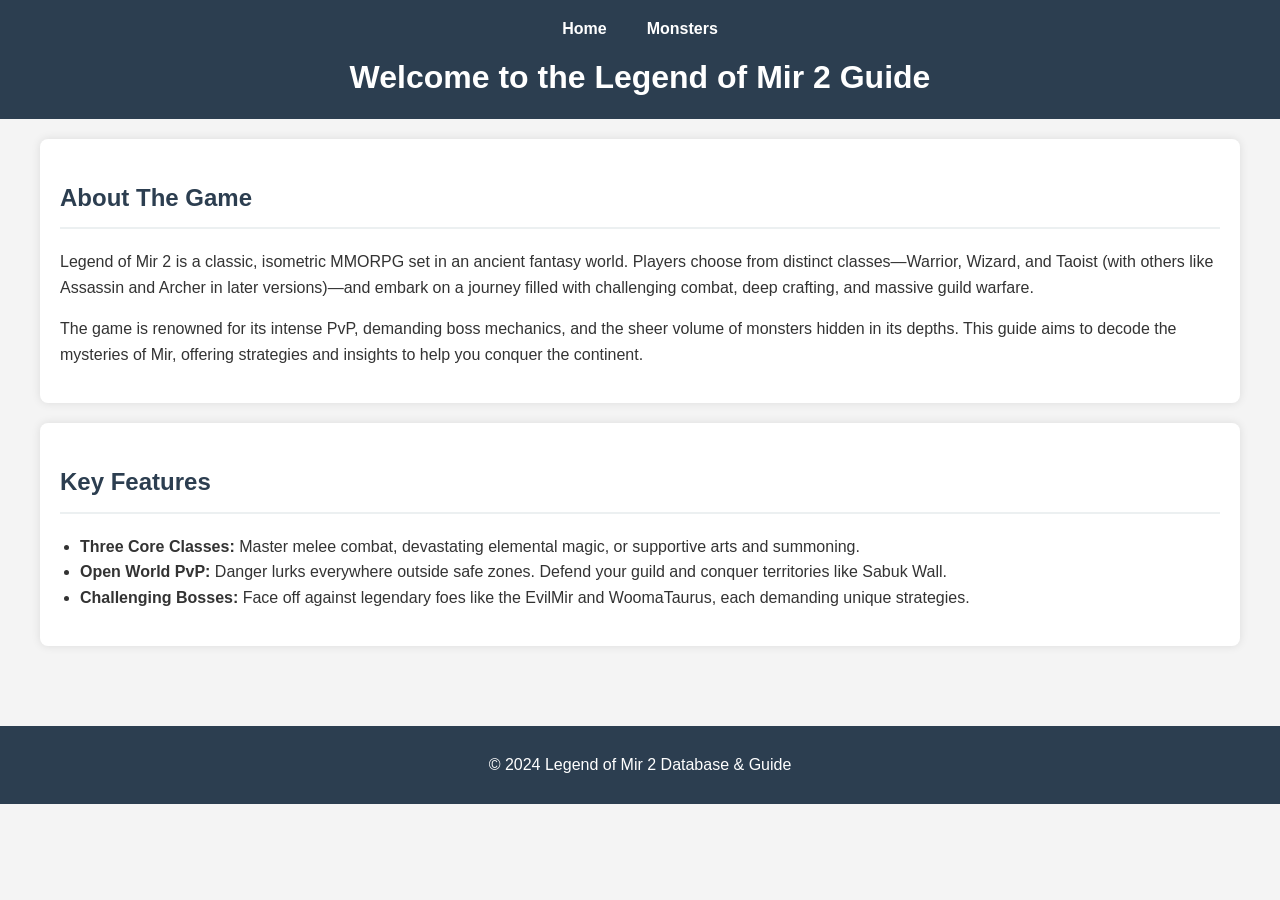
<file: GuideWebsite/index.html>
<!DOCTYPE html>
<html lang="en">
<head>
    <meta charset="UTF-8">
    <meta name="viewport" content="width=device-width, initial-scale=1.0">
    <title>Legend of Mir 2 Guide</title>
    <link rel="stylesheet" href="style.css">
</head>
<body>
    <header>
        <nav>
            <ul>
                <li><a href="index.html">Home</a></li>
                <li><a href="monsters.html">Monsters</a></li>
            </ul>
        </nav>
        <h1>Welcome to the Legend of Mir 2 Guide</h1>
    </header>

    <main>
        <section class="intro">
            <h2>About The Game</h2>
            <p>Legend of Mir 2 is a classic, isometric MMORPG set in an ancient fantasy world. Players choose from distinct classes—Warrior, Wizard, and Taoist (with others like Assassin and Archer in later versions)—and embark on a journey filled with challenging combat, deep crafting, and massive guild warfare.</p>
            <p>The game is renowned for its intense PvP, demanding boss mechanics, and the sheer volume of monsters hidden in its depths. This guide aims to decode the mysteries of Mir, offering strategies and insights to help you conquer the continent.</p>
        </section>

        <section class="features">
            <h2>Key Features</h2>
            <ul>
                <li><strong>Three Core Classes:</strong> Master melee combat, devastating elemental magic, or supportive arts and summoning.</li>
                <li><strong>Open World PvP:</strong> Danger lurks everywhere outside safe zones. Defend your guild and conquer territories like Sabuk Wall.</li>
                <li><strong>Challenging Bosses:</strong> Face off against legendary foes like the EvilMir and WoomaTaurus, each demanding unique strategies.</li>
            </ul>
        </section>
    </main>

    <footer>
        <p>&copy; 2024 Legend of Mir 2 Database & Guide</p>
    </footer>
</body>
</html>
</file>
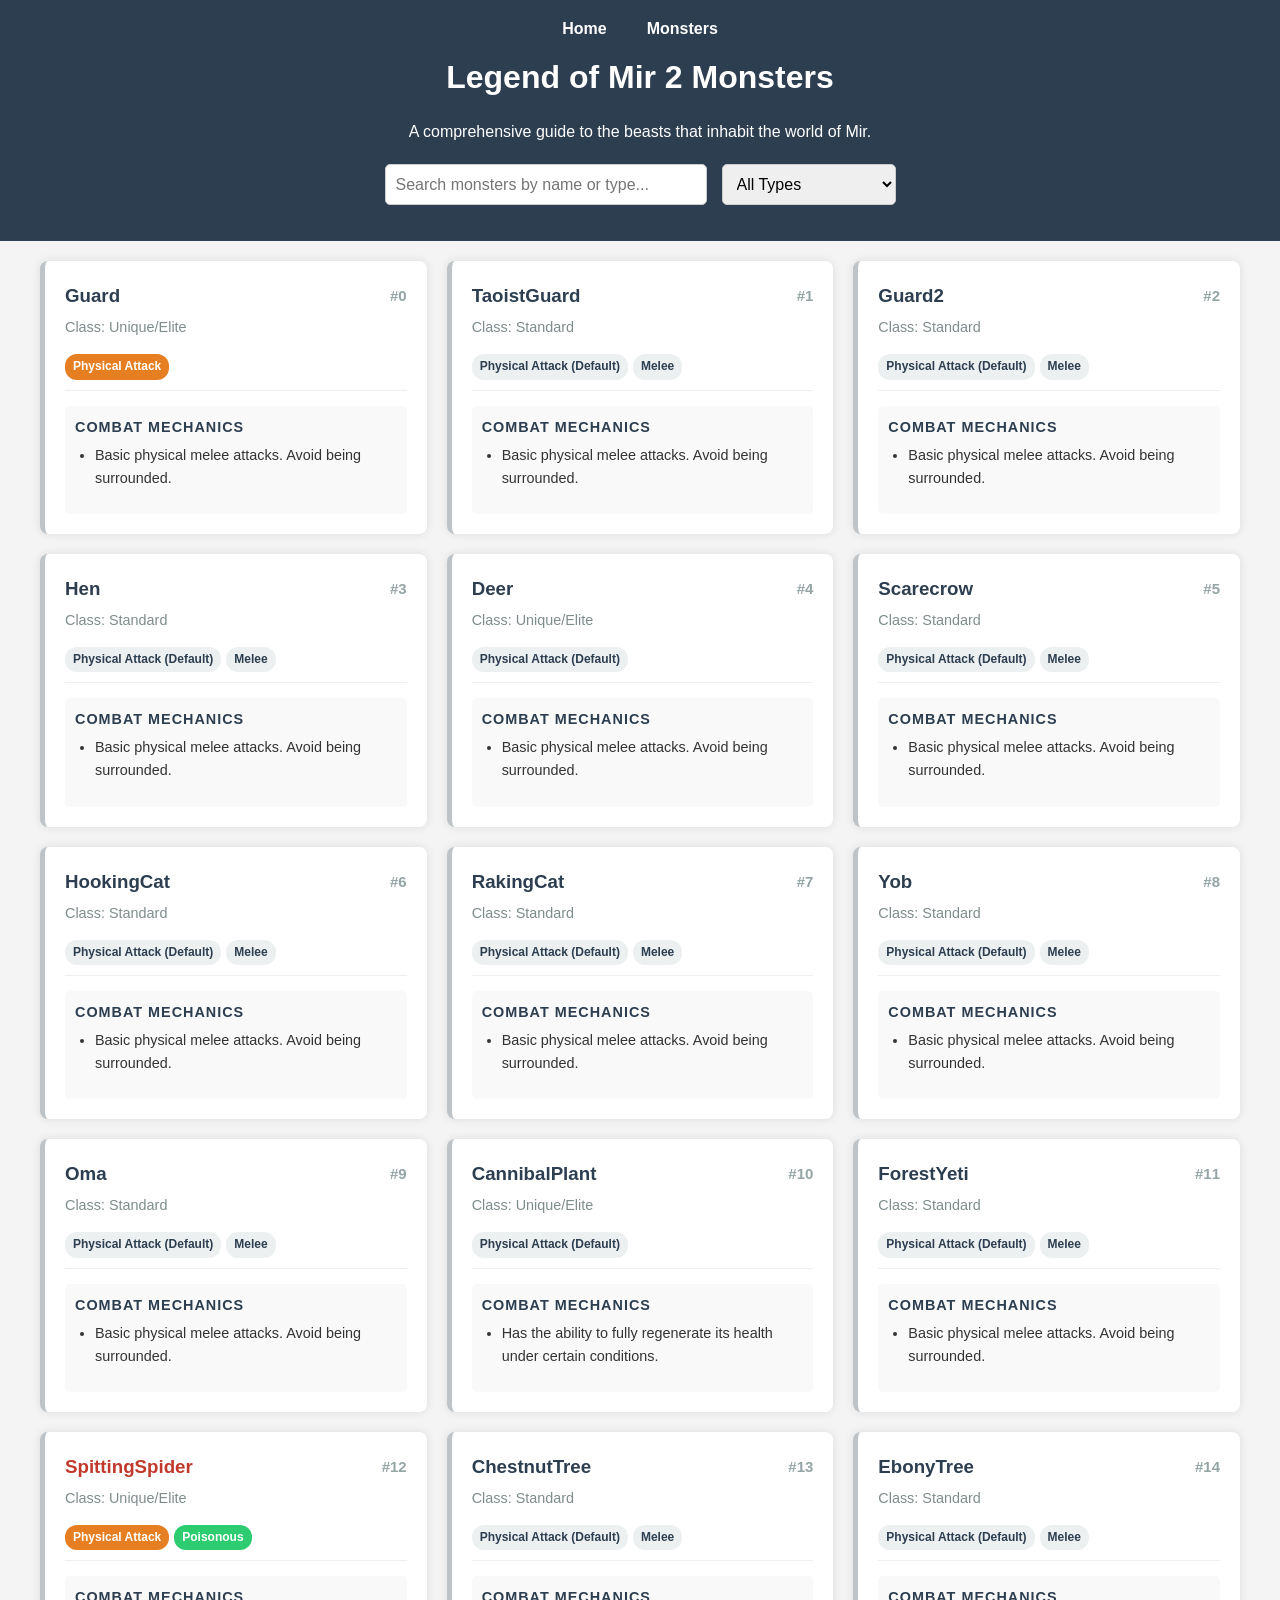
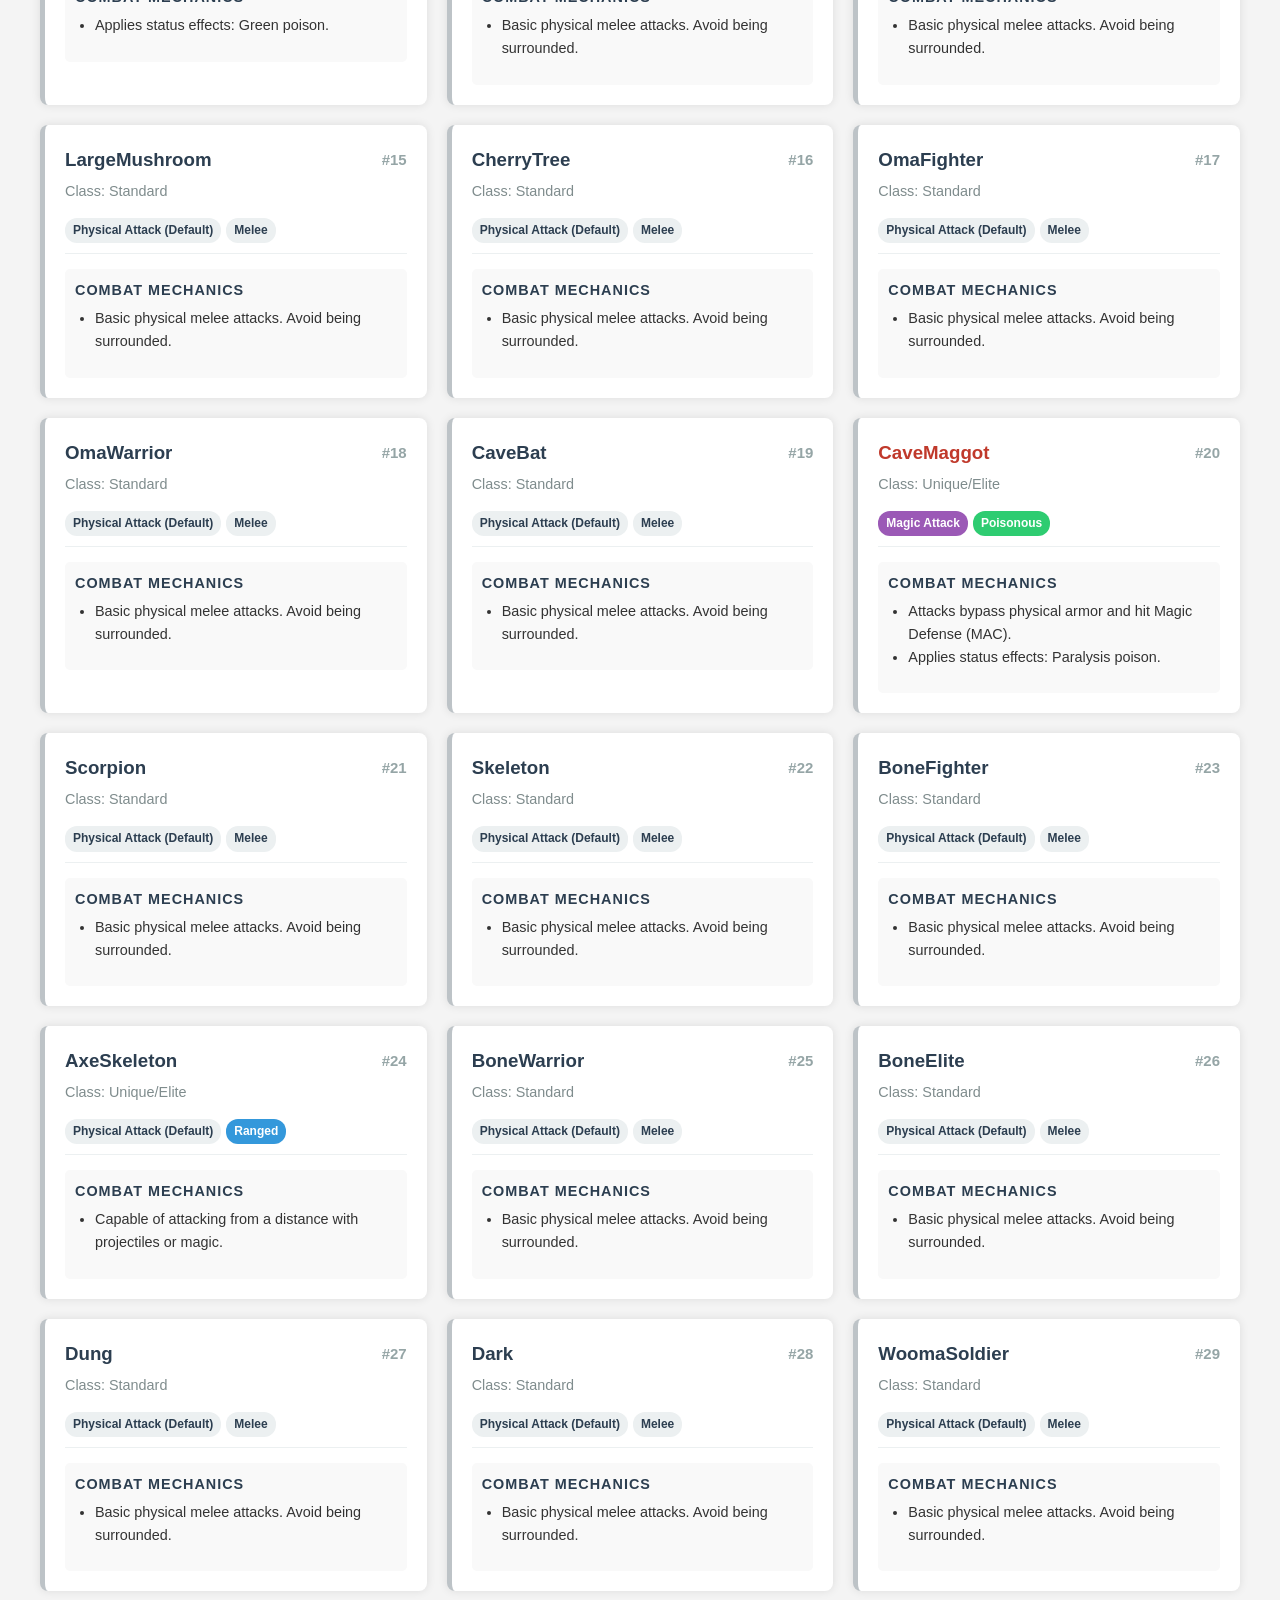
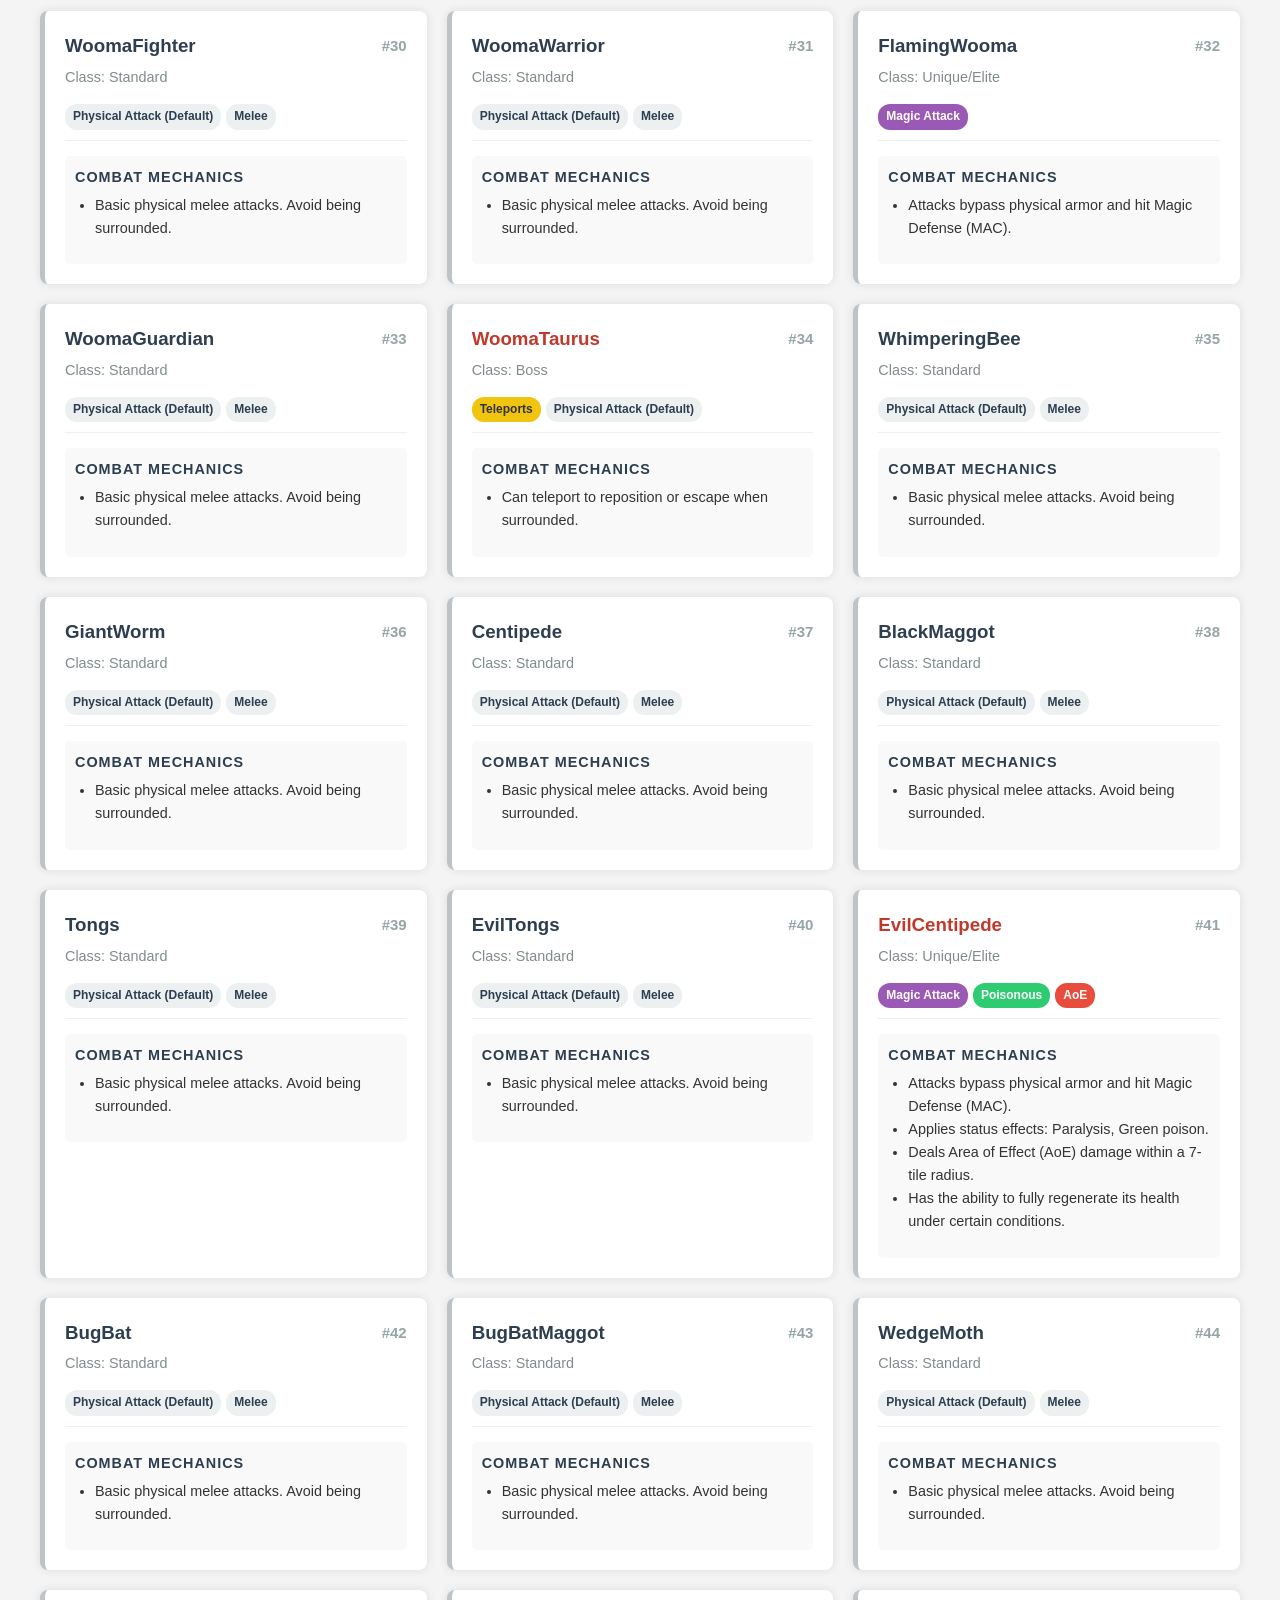
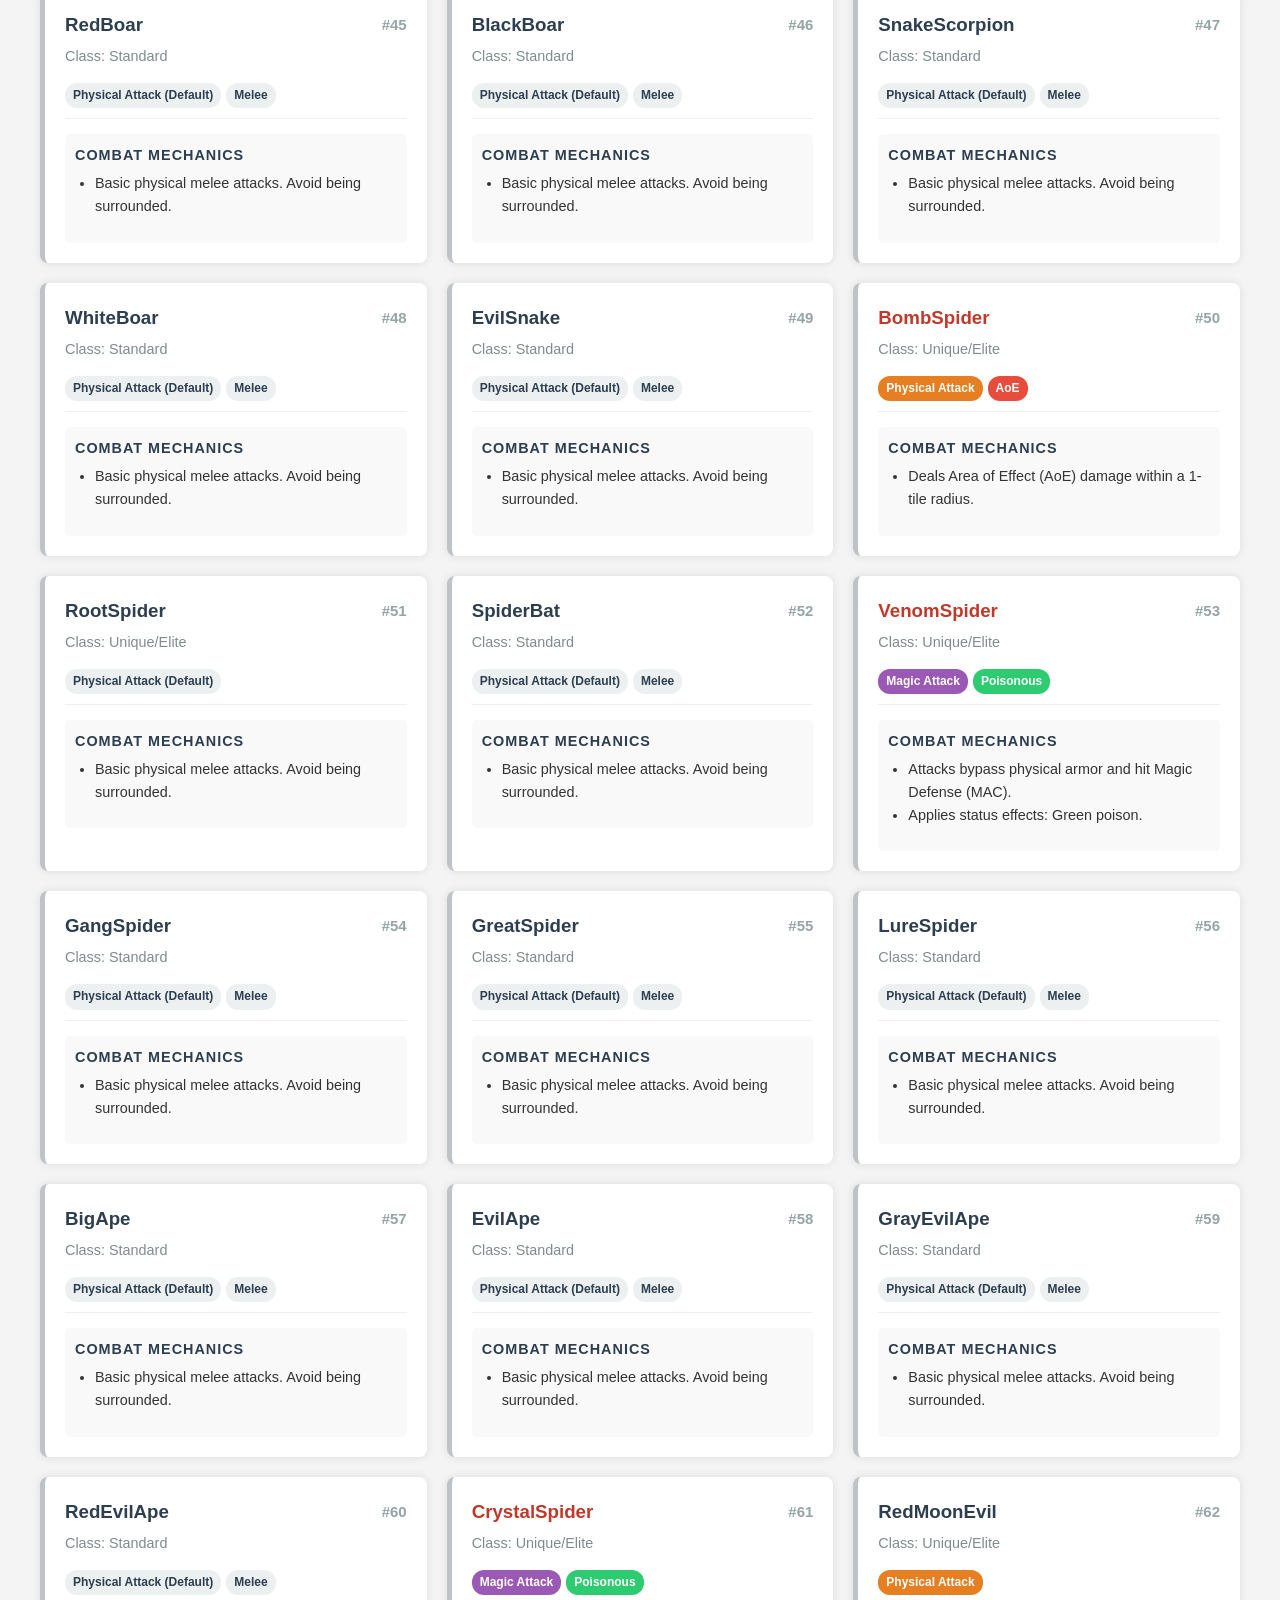
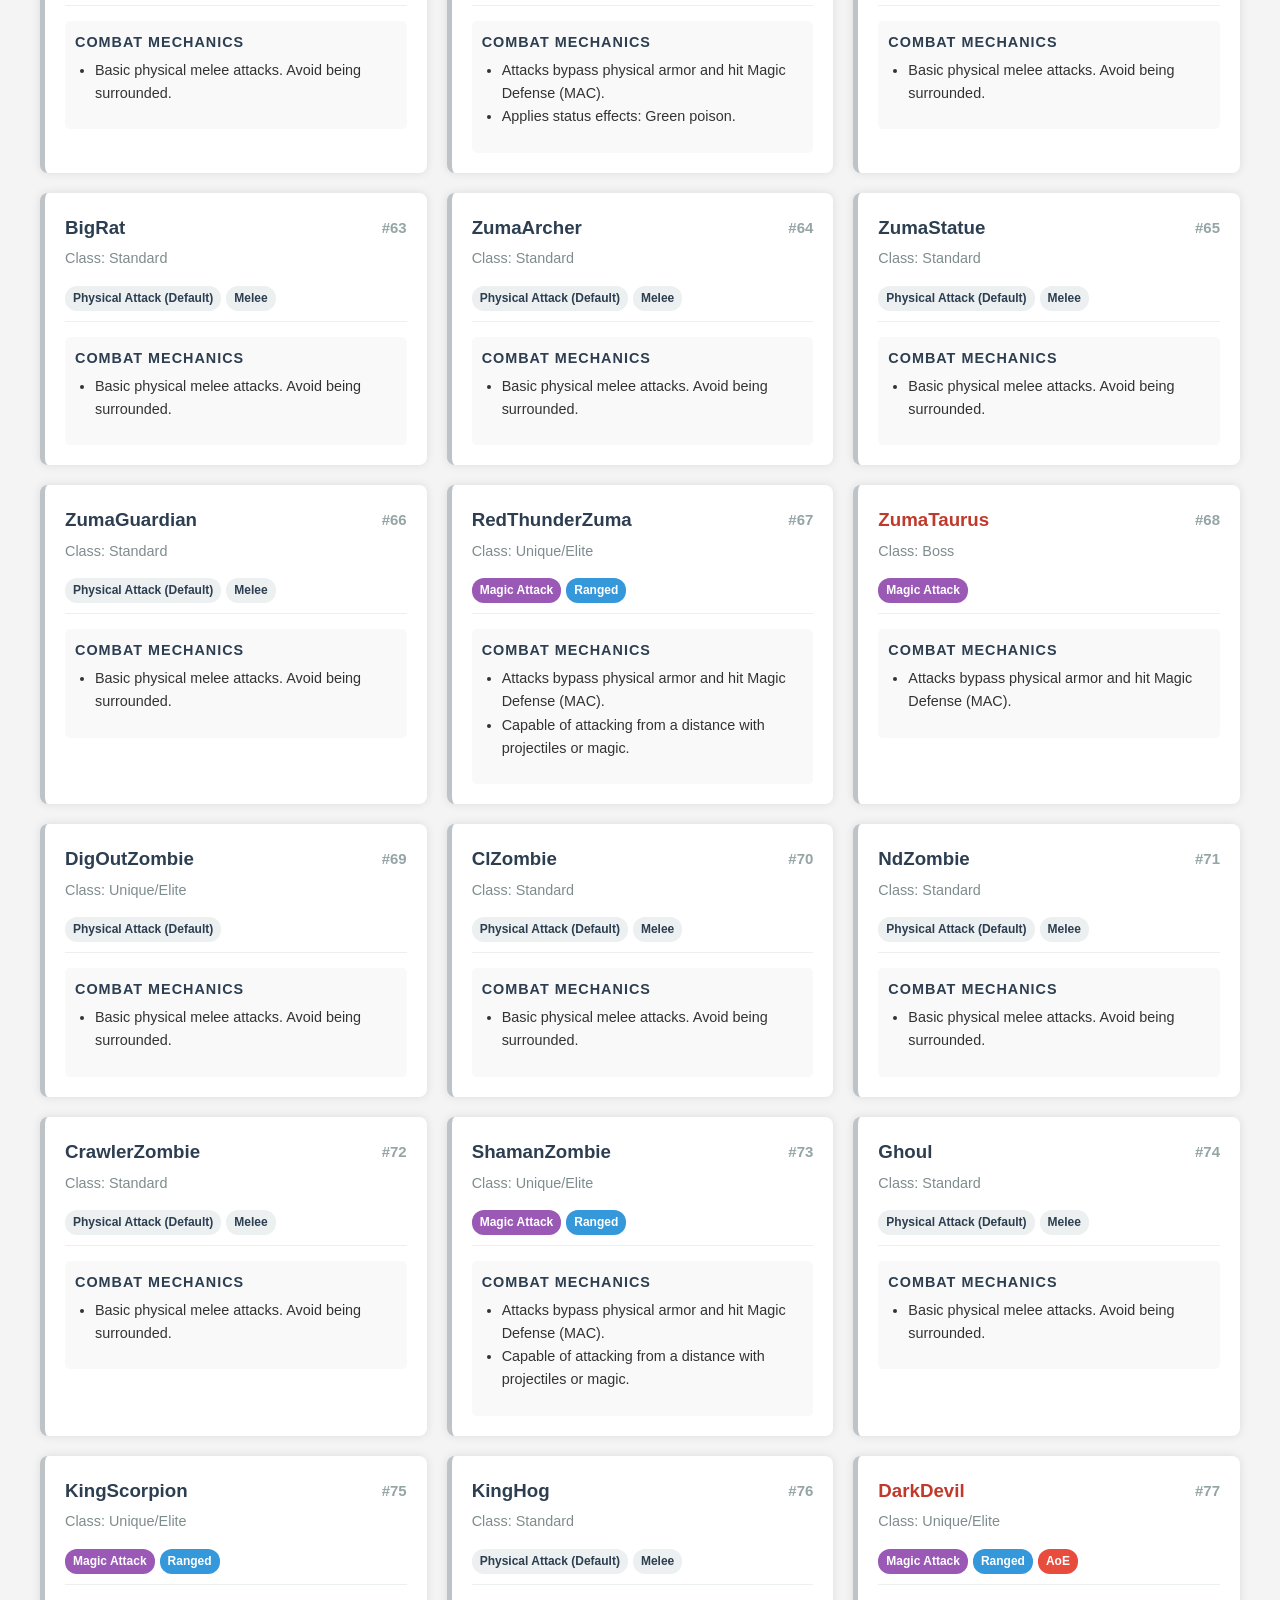
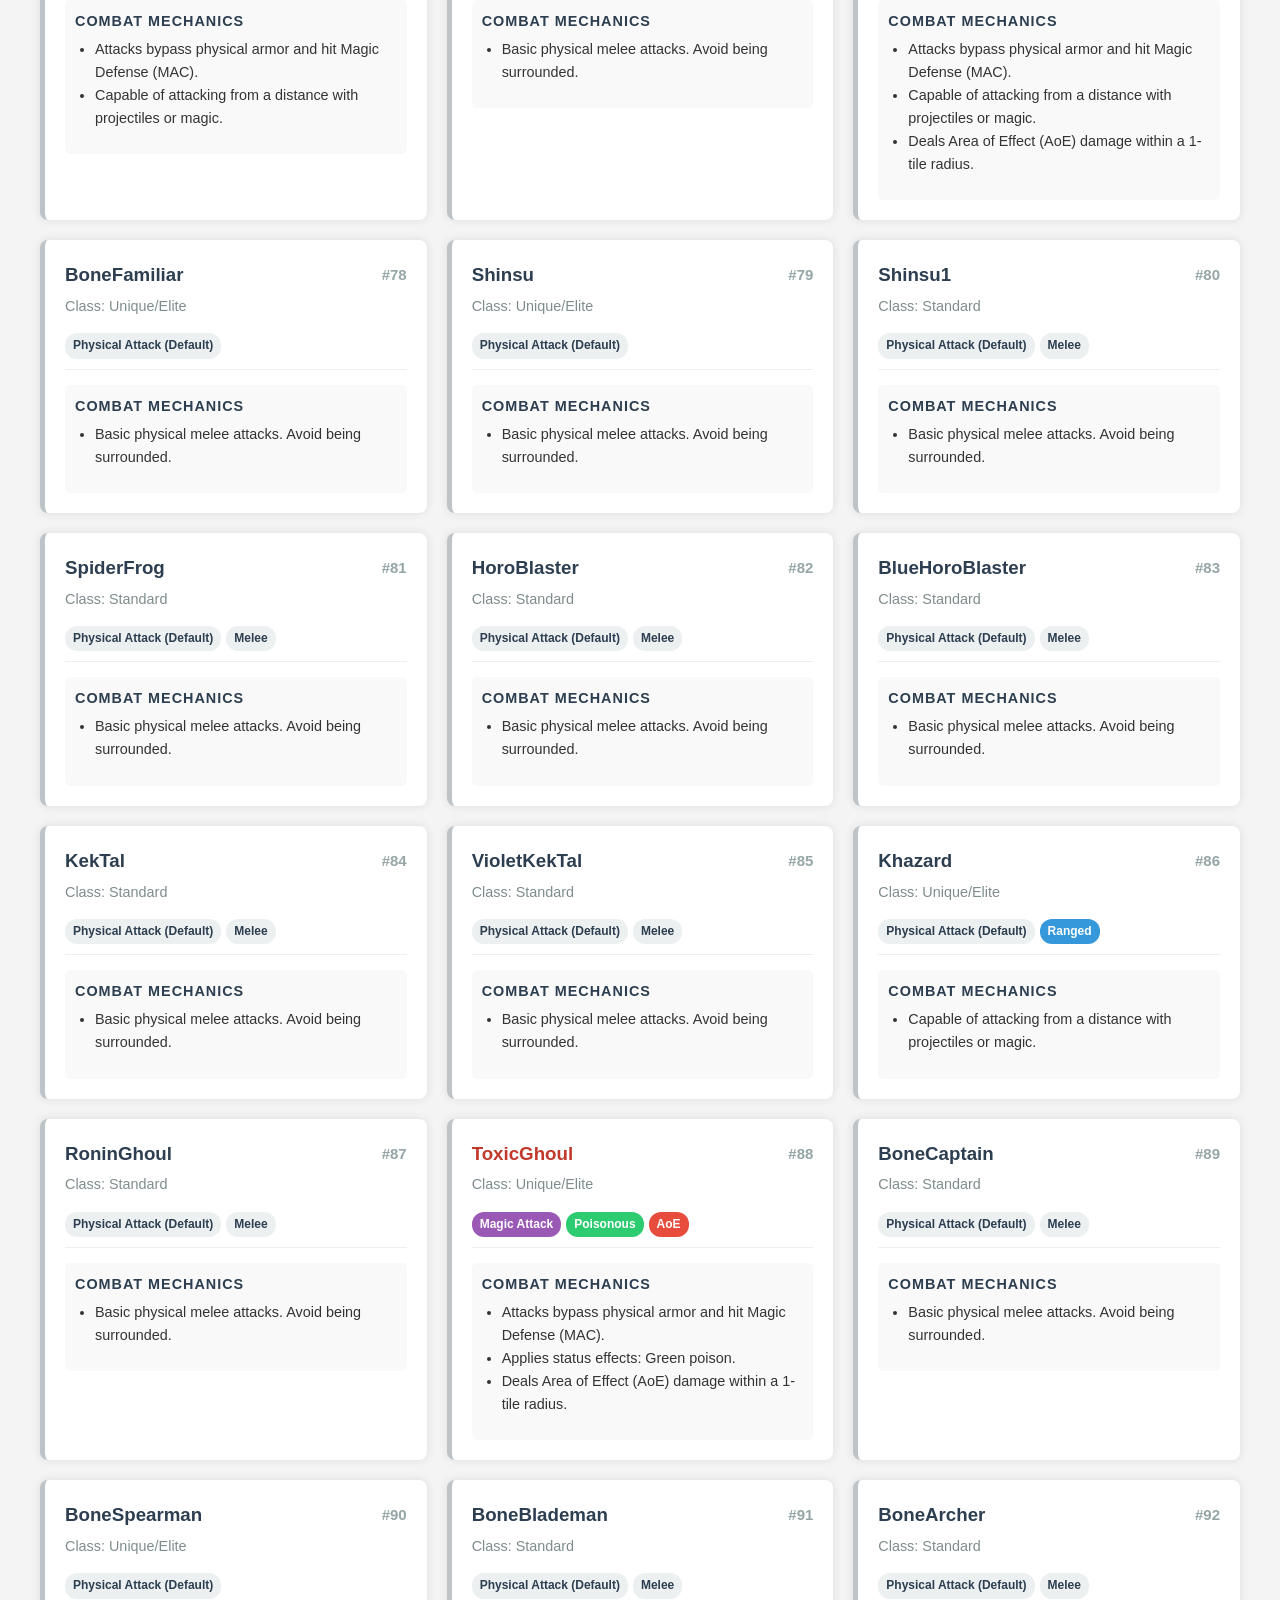
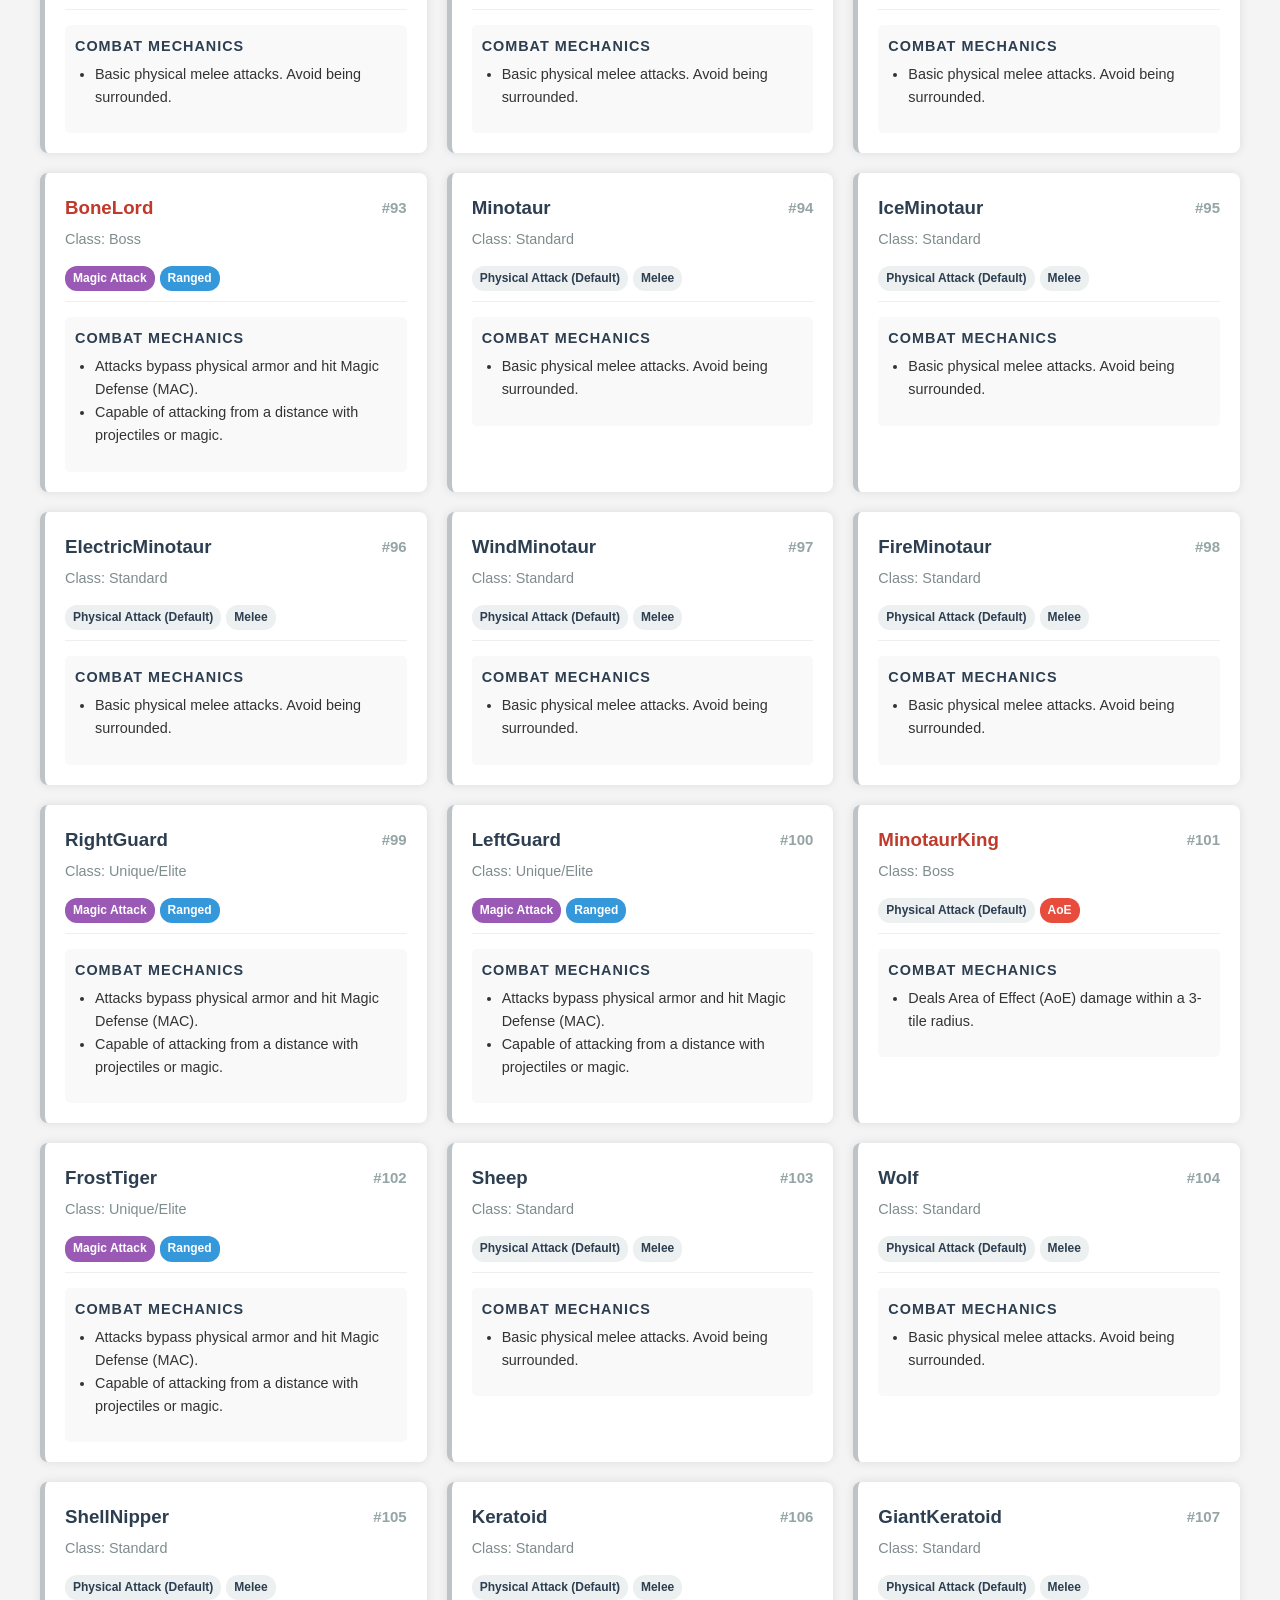
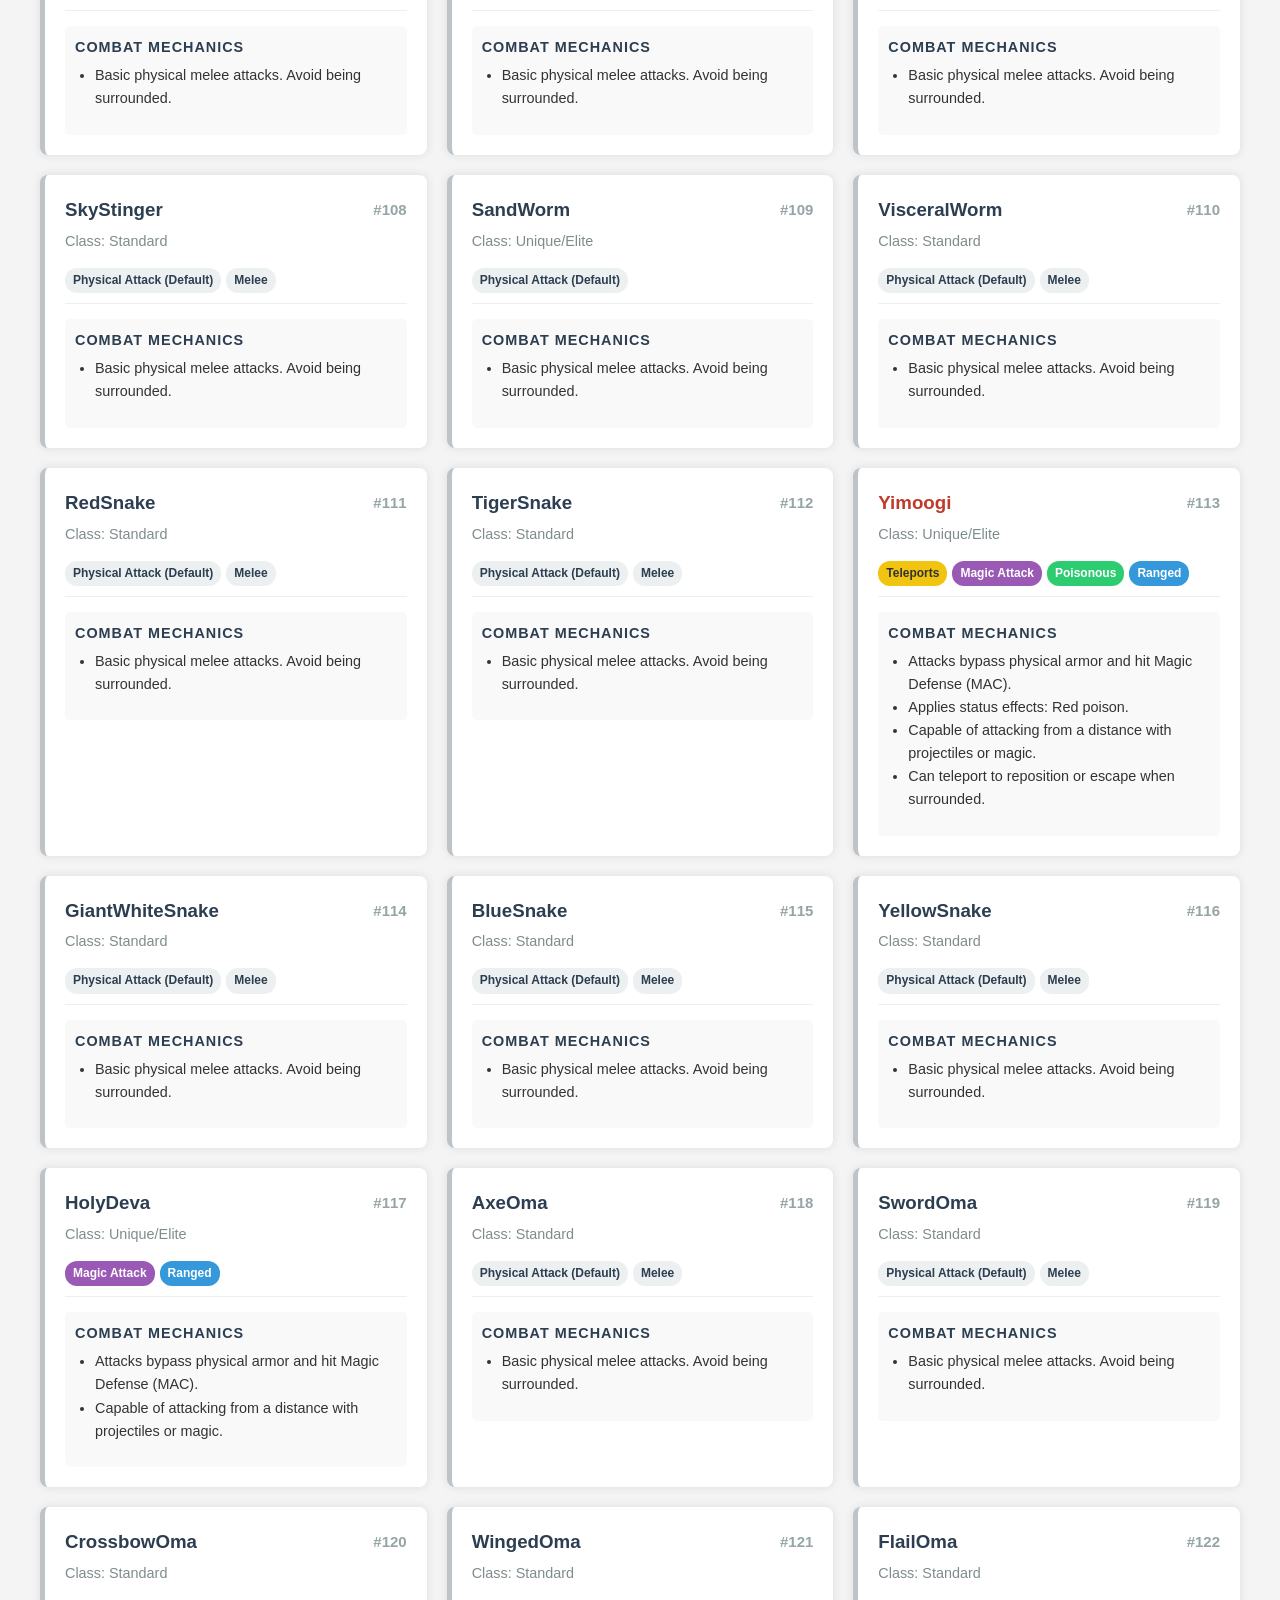
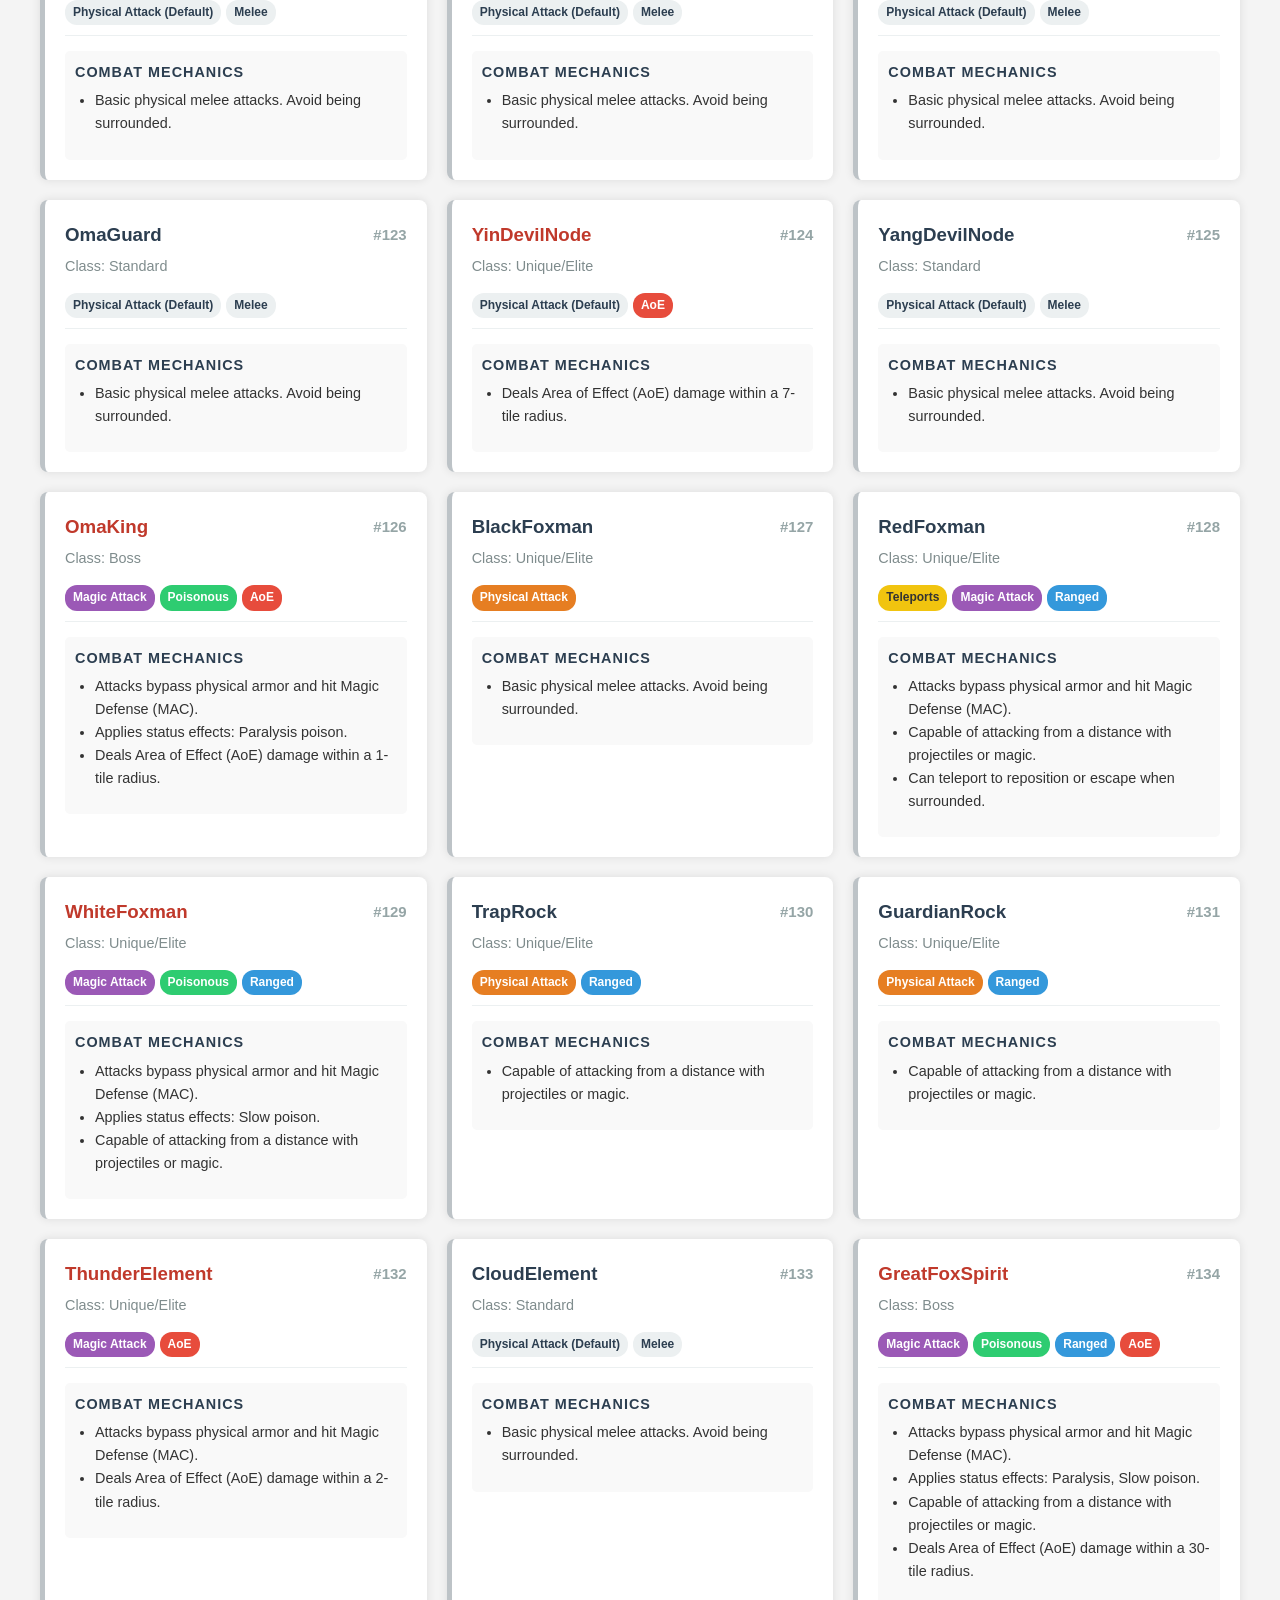
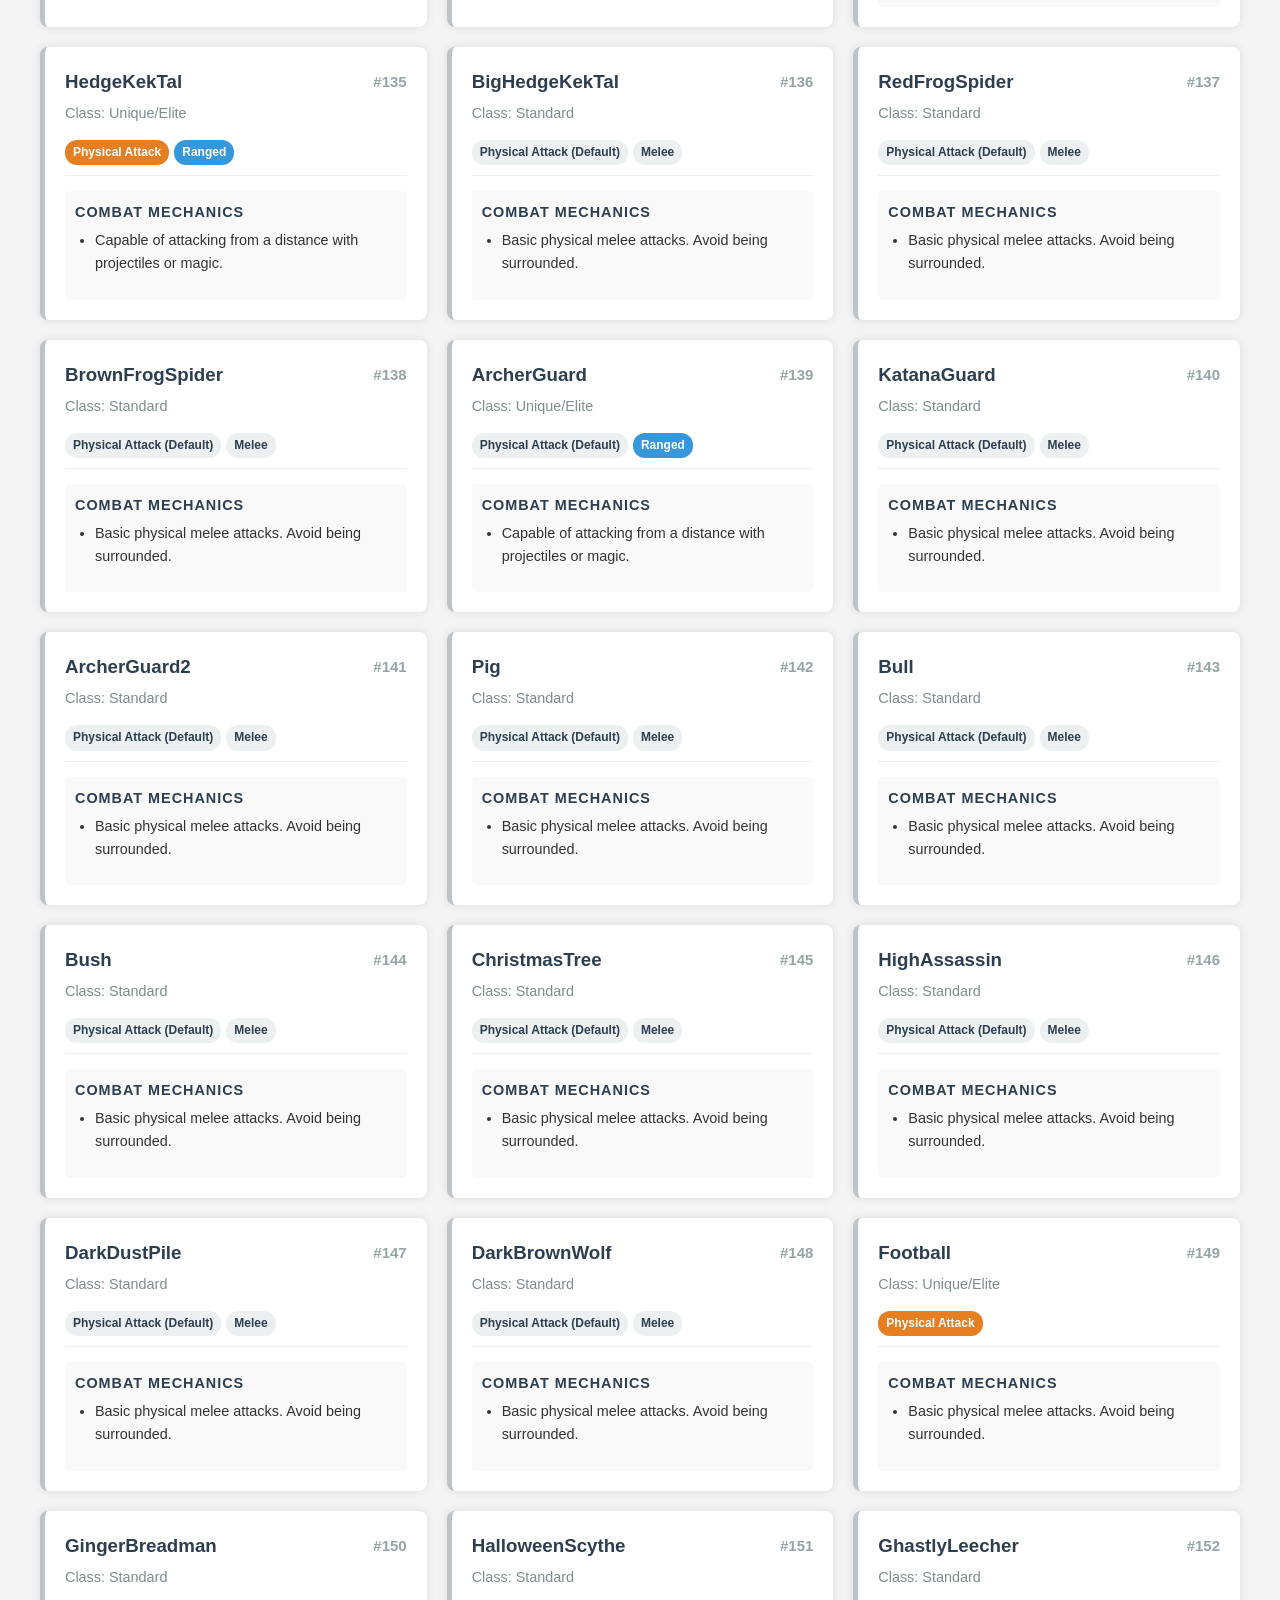
<file: GuideWebsite/monsters.html>
<!DOCTYPE html>
<html lang="en">
<head>
    <meta charset="UTF-8">
    <meta name="viewport" content="width=device-width, initial-scale=1.0">
    <title>Monsters - Legend of Mir 2 Guide</title>
    <link rel="stylesheet" href="style.css">
</head>
<body>
    <header>
        <nav>
            <ul>
                <li><a href="index.html">Home</a></li>
                <li><a href="monsters.html">Monsters</a></li>
            </ul>
        </nav>
        <h1>Legend of Mir 2 Monsters</h1>
        <p>A comprehensive guide to the beasts that inhabit the world of Mir.</p>

        <div class="search-container">
            <input type="text" id="searchInput" placeholder="Search monsters by name or type...">
            <select id="typeFilter">
                <option value="All">All Types</option>
                <option value="Boss">Bosses</option>
                <option value="Unique">Unique Mechanics</option>
                <option value="Standard">Standard</option>
            </select>
        </div>
    </header>

    <main class="monster-grid" id="monsterContainer">
        <!-- Monster Cards will be dynamically injected here by app.js -->
    </main>

    <footer>
        <p>&copy; 2024 Legend of Mir 2 Database & Guide</p>
    </footer>

    <script src="app.js"></script>
</body>
</html>
</file>
<file: GuideWebsite/style.css>
/* Base Styles */
body {
    font-family: Arial, sans-serif;
    line-height: 1.6;
    margin: 0;
    padding: 0;
    background-color: #f4f4f4;
    color: #333;
}

header {
    background: #2c3e50;
    color: #fff;
    padding: 1rem 0;
    text-align: center;
}

header h1 {
    margin: 0;
    padding-top: 10px;
}

nav ul {
    list-style: none;
    padding: 0;
    margin: 0;
    display: flex;
    justify-content: center;
    gap: 20px;
}

nav ul li a {
    color: #fff;
    text-decoration: none;
    font-weight: bold;
    padding: 5px 10px;
}

nav ul li a:hover {
    background: #34495e;
    border-radius: 5px;
}

main {
    padding: 20px;
    max-width: 1200px;
    margin: 0 auto;
}

/* Sections */
.intro, .features {
    background: #fff;
    padding: 20px;
    margin-bottom: 20px;
    border-radius: 8px;
    box-shadow: 0 0 10px rgba(0, 0, 0, 0.1);
}

.intro h2, .features h2 {
    color: #2c3e50;
    border-bottom: 2px solid #ecf0f1;
    padding-bottom: 10px;
}

.features ul {
    list-style-type: disc;
    padding-left: 20px;
}

/* Search and Filter */
.search-container {
    margin: 20px 0;
    display: flex;
    justify-content: center;
    gap: 15px;
}

#searchInput, #typeFilter {
    padding: 10px;
    font-size: 1em;
    border: 1px solid #ccc;
    border-radius: 5px;
}

#searchInput {
    width: 300px;
}

/* Monster Grid */
.monster-grid {
    display: grid;
    grid-template-columns: repeat(auto-fit, minmax(300px, 1fr));
    gap: 20px;
}

.monster-card {
    background: #fff;
    padding: 20px;
    border-radius: 8px;
    box-shadow: 0 0 10px rgba(0, 0, 0, 0.1);
    border-left: 5px solid #e74c3c;
}

.boss-card {
    border-left: 5px solid #e74c3c;
}

.monster-card {
    border-left: 5px solid #bdc3c7;
}

.monster-card h3 {
    margin-top: 0;
    margin-bottom: 5px;
    color: #2c3e50;
    display: flex;
    justify-content: space-between;
    align-items: center;
}

.tags {
    display: flex;
    flex-wrap: wrap;
    gap: 5px;
    margin-bottom: 15px;
    border-bottom: 1px solid #ecf0f1;
    padding-bottom: 10px;
}

.tag {
    background: #ecf0f1;
    color: #2c3e50;
    padding: 3px 8px;
    border-radius: 12px;
    font-size: 0.75em;
    font-weight: bold;
}

.tag.magic-attack { background: #9b59b6; color: white; }
.tag.physical-attack { background: #e67e22; color: white; }
.tag.poisonous { background: #2ecc71; color: white; }
.tag.ranged { background: #3498db; color: white; }
.tag.aoe { background: #e74c3c; color: white; }
.tag.teleports { background: #f1c40f; color: #333; }

.mechanics-list {
    background: #f9f9f9;
    padding: 10px;
    border-radius: 5px;
    margin-top: 10px;
}

.mechanics-list h4 {
    margin-top: 0;
    font-size: 0.9em;
    color: #7f8c8d;
    text-transform: uppercase;
    letter-spacing: 1px;
}

.boss-card h3 {
    color: #c0392b;
}

.monster-id {
    font-size: 0.8em;
    color: #95a5a6;
}

.monster-card .type {
    font-size: 0.9em;
    color: #7f8c8d;
    margin-bottom: 15px;
}

.monster-card h4 {
    margin-bottom: 5px;
    color: #2c3e50;
}

.monster-card p {
    margin-top: 0;
    font-size: 0.95em;
}

.monster-card ul {
    margin-top: 0;
    padding-left: 20px;
    font-size: 0.9em;
}

footer {
    text-align: center;
    padding: 10px 0;
    background: #2c3e50;
    color: #fff;
    position: relative;
    bottom: 0;
    width: 100%;
    margin-top: 40px;
}
</file>
